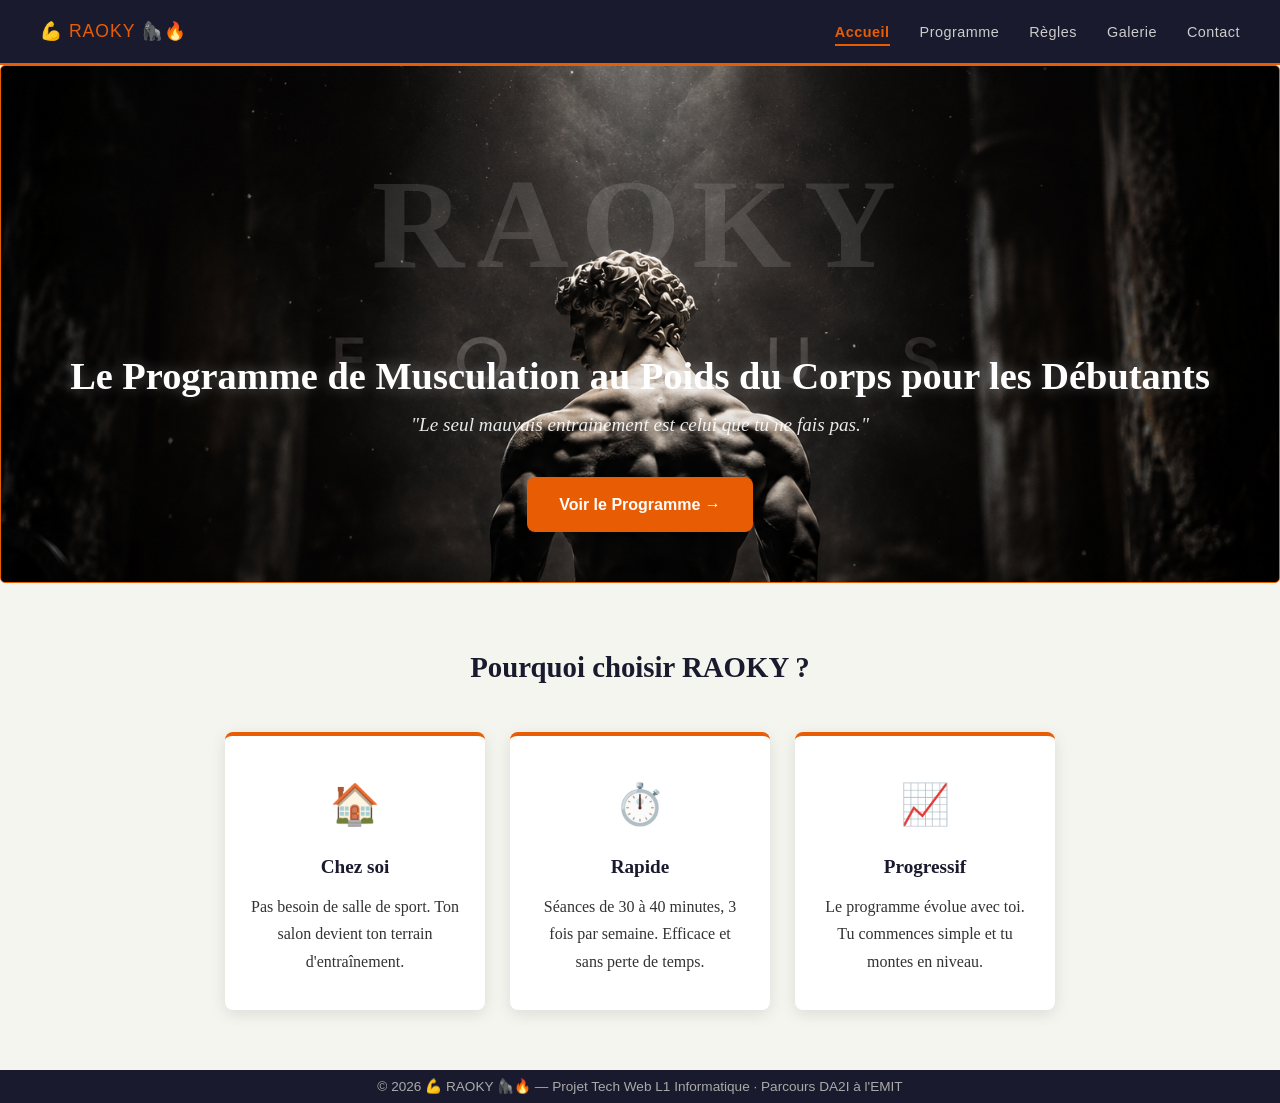
<file: index.html>
<!DOCTYPE html>
<html lang="fr">
<head>
  <meta charset="UTF-8">
  <meta name="viewport" content="width=device-width, initial-scale=1.0">
  <title>RAOKY — Accueil</title>
  <link rel="stylesheet" href="style.css">
</head>
<body>

  <nav>
    <div class="logo">💪 RAOKY 🦍🔥</div>
    <ul>
      <li><a href="index.html" class="actif">Accueil</a></li>
      <li><a href="programme.html">Programme</a></li>
      <li><a href="regles.html">Règles</a></li>
      <li><a href="galerie.html">Galerie</a></li>
      <li><a href="contact.html">Contact</a></li>
    </ul>
  </nav>

  <header class="hero">
    <h1>RAOKY</h1>
    <h2>Le Programme de Musculation au Poids du Corps pour les Débutants</h2>
    <p class="sous-titre">
      "Le seul  mauvais entrainement est celui que tu ne fais pas."
    </p>
    <a href="programme.html" class="bouton">Voir le Programme →</a>
  </header>

  <section class="points-forts">
    <h2>Pourquoi choisir RAOKY ?</h2>
    <div class="cartes">

      <div class="carte">
        <span class="icone">🏠</span>
        <h3>Chez soi</h3>
        <p>Pas besoin de salle de sport. Ton salon devient ton terrain d'entraînement.</p>
      </div>

      <div class="carte">
        <span class="icone">⏱️</span>
        <h3>Rapide</h3>
        <p>Séances de 30 à 40 minutes, 3 fois par semaine. Efficace et sans perte de temps.</p>
      </div>

      <div class="carte">
        <span class="icone">📈</span>
        <h3>Progressif</h3>
        <p>Le programme évolue avec toi. Tu commences simple et tu montes en niveau.</p>
      </div>

    </div>
  </section>

  <footer>
    <p>© 2026 💪 RAOKY 🦍🔥 — Projet Tech Web L1 Informatique · Parcours DA2I à l'EMIT</p>
  </footer>

</body>
</html>
</file>
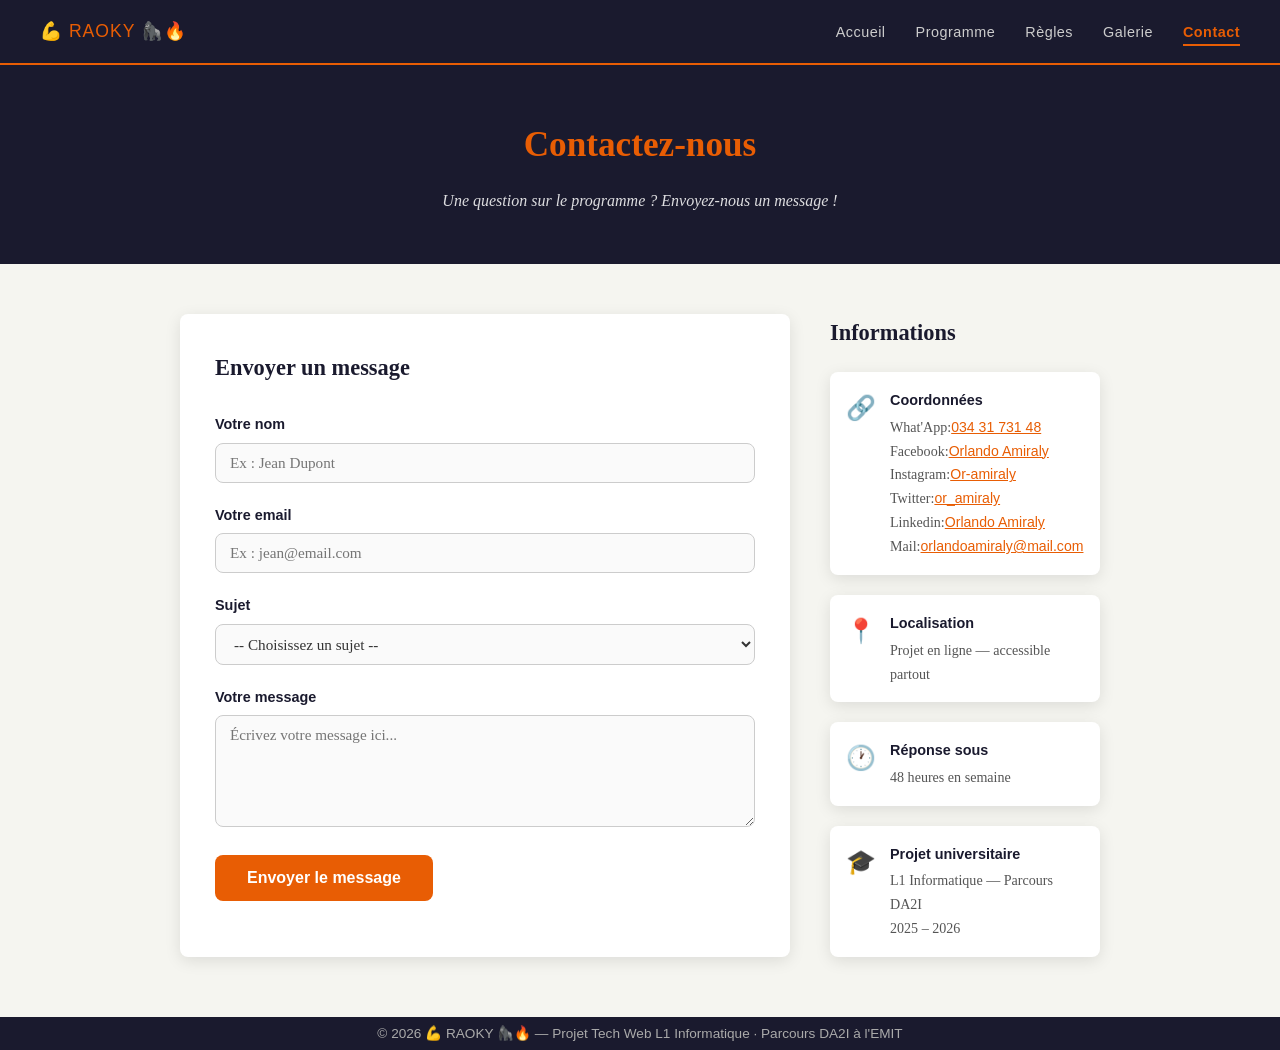
<file: contact.html>
<!DOCTYPE html>
<html lang="fr">
<head>
  <meta charset="UTF-8">
  <meta name="viewport" content="width=device-width, initial-scale=1.0">
  <title>RAOKY — Contact</title>
  <link rel="stylesheet" href="style.css">
</head>
<body>

  <!-- ===== BARRE DE NAVIGATION ===== -->
  <nav>
    <div class="logo">💪 RAOKY 🦍🔥</div>
    <ul>
      <li><a href="index.html">Accueil</a></li>
      <li><a href="programme.html">Programme</a></li>
      <li><a href="regles.html">Règles</a></li>
      <li><a href="galerie.html">Galerie</a></li>
      <li><a href="contact.html" class="actif">Contact</a></li>
    </ul>
  </nav>

  <!-- ===== EN-TÊTE DE PAGE ===== -->
  <div class="entete-page">
    <h1>Contactez-nous</h1>
    <p>Une question sur le programme ? Envoyez-nous un message !</p>
  </div>

  <!-- ===== SECTION CONTACT ===== -->
  <section class="contact-section">

    <!-- Formulaire -->
    <div class="formulaire-bloc">
      <h2>Envoyer un message</h2>

      <!-- NOTE : En L1, le formulaire est statique (pas de traitement serveur) -->
      <form action="#" method="post">

        <div class="champ">
          <label for="nom">Votre nom</label>
          <input type="text" id="nom" name="nom" placeholder="Ex : Jean Dupont">
        </div>

        <div class="champ">
          <label for="email">Votre email</label>
          <input type="email" id="email" name="email" placeholder="Ex : jean@email.com">
        </div>

        <div class="champ">
          <label for="sujet">Sujet</label>
          <select id="sujet" name="sujet">
            <option value="">-- Choisissez un sujet --</option>
            <option value="programme">Question sur le programme</option>
            <option value="progression">Conseils de progression</option>
            <option value="autre">Autre</option>
          </select>
        </div>

        <div class="champ">
          <label for="message">Votre message</label>
          <textarea id="message" name="message" rows="5"
            placeholder="Écrivez votre message ici..."></textarea>
        </div>

        <button type="submit" class="bouton">Envoyer le message</button>

      </form>
    </div>

    <!-- Informations de contact -->
    <div class="infos-contact">
      <h2>Informations</h2>

      <div class="info-item">
        <span class="info-icone">🔗</span>
        <div>
          <strong>Coordonnées</strong>
          <p class="contact-item">What'App:<a href="https://wa.me/261343173148" target="_blank" rel="nooper noreferrer">034 31 731 48 </a></p>
          <p class="contact-item">Facebook:<a href="https://www.facebook.com/orlando.amiral.5" target="_blank" rel="nooper noreferrer">Orlando Amiraly</a></p>
          <p class="contact-item">Instagram:<a href="https://www.instagram.com/or_amiraly/" target="_blank" rel="nooper noreferrer">Or-amiraly</a></p>
          <p class="contact-item">Twitter:<a href="https://x.com/OrAmiraly" target="_blank" rel="nooper noreferrer">or_amiraly</a></p>
          <p class="contact-item">Linkedin:<a href="https://www.linkedin.com/in/orlando-amiraly-64a559398?utm_source=share&utm_campaign=share_via&utm_content=profile&utm_medium=android_app" target="_blank" rel="nooper noreferrer">Orlando Amiraly</a></p>
          <p class="contact-item">Mail:<a href="mailto:orlandoamiraly@mail.com" target="_blank" rel="nooper noreferrer">orlandoamiraly@mail.com</a></p>
        </div>
      </div>

      <div class="info-item">
        <span class="info-icone">📍</span>
        <div>
          <strong>Localisation</strong>
          <p>Projet en ligne — accessible partout</p>
        </div>
      </div>

      <div class="info-item">
        <span class="info-icone">🕐</span>
        <div>
          <strong>Réponse sous</strong>
          <p>48 heures en semaine</p>
        </div>
      </div>

      <div class="info-item">
        <span class="info-icone">🎓</span>
        <div>
          <strong>Projet universitaire</strong>
          <p>L1 Informatique — Parcours DA2I<br>2025 – 2026</p>
        </div>
      </div>

    </div>

  </section>

  <!-- ===== PIED DE PAGE ===== -->
  <footer>
    <p>© 2026 💪 RAOKY 🦍🔥 — Projet Tech Web L1 Informatique · Parcours DA2I à l'EMIT</p>
  </footer>

</body>
</html>
</file>
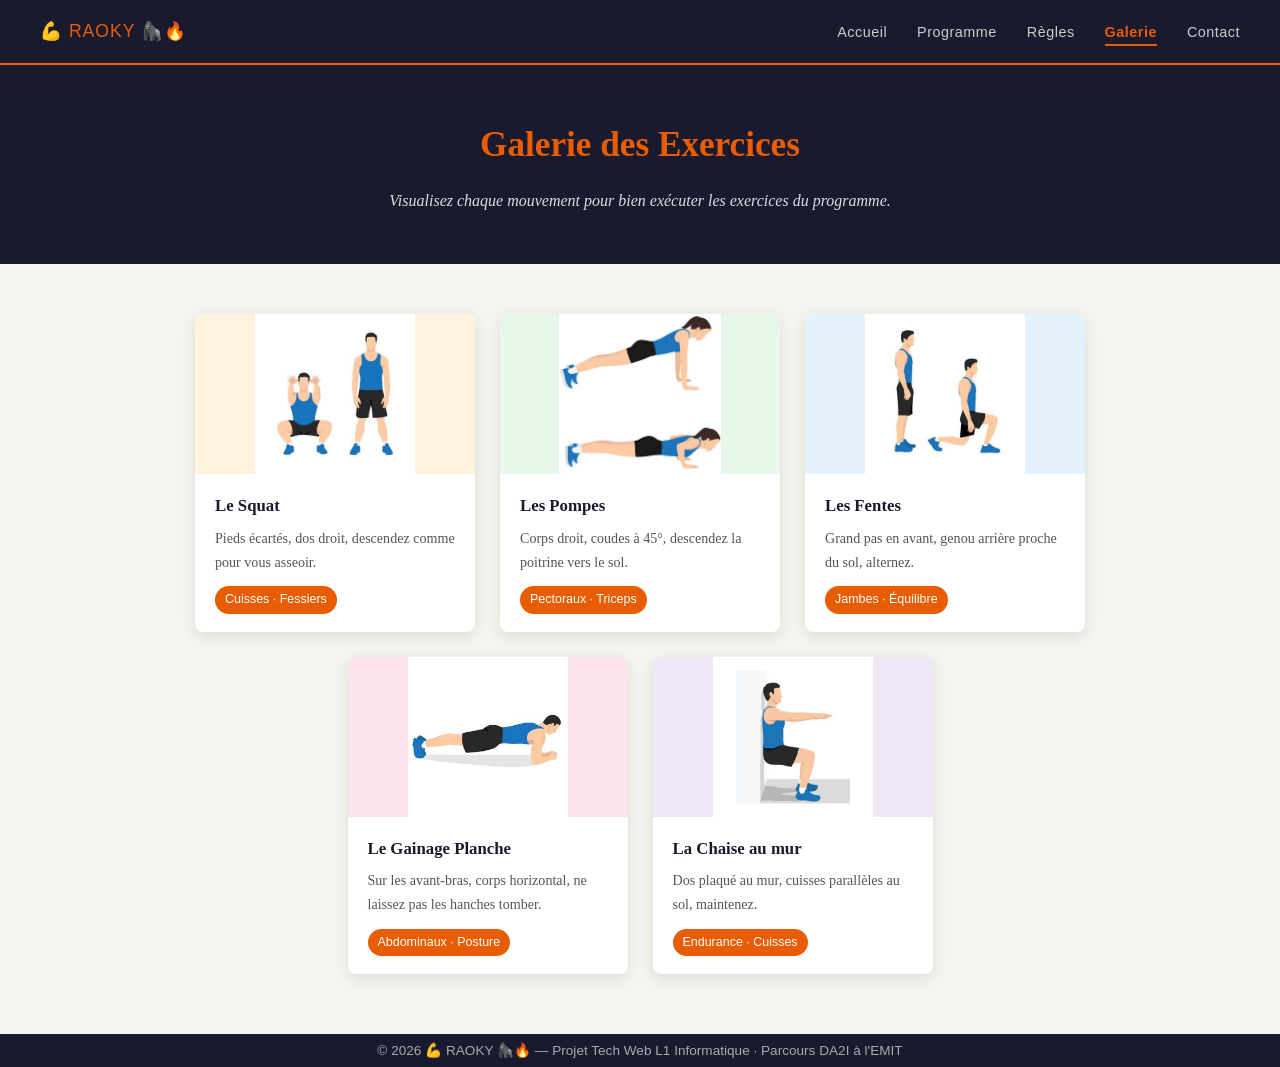
<file: galerie.html>
<!DOCTYPE html>
<html lang="fr">
<head>
  <meta charset="UTF-8">
  <meta name="viewport" content="width=device-width, initial-scale=1.0">
  <title>RAOKY — Galerie</title>
  <link rel="stylesheet" href="style.css">
</head>
<body>

  <!-- ===== BARRE DE NAVIGATION ===== -->
  <nav>
    <div class="logo">💪 RAOKY 🦍🔥</div>
    <ul>
      <li><a href="index.html">Accueil</a></li>
      <li><a href="programme.html">Programme</a></li>
      <li><a href="regles.html">Règles</a></li>
      <li><a href="galerie.html" class="actif">Galerie</a></li>
      <li><a href="contact.html">Contact</a></li>
    </ul>
  </nav>

  <!-- ===== EN-TÊTE DE PAGE ===== -->
  <div class="entete-page">
    <h1>Galerie des Exercices</h1>
    <p>Visualisez chaque mouvement pour bien exécuter les exercices du programme.</p>
  </div>

  <!-- ===== GRILLE GALERIE ===== -->
  <section class="galerie">

    <!-- Carte 1 : Squat -->
    <div class="carte-galerie">
      <div class="illustration squat">
        <img src="f88798d83cfd7883286dd5dbeca2483c.jpg" alt="Illustration Squat" class="illustration squat">
        <div class="silhouette silhouette-squat"></div>
      </div>
      <div class="legende">
        <h3>Le Squat</h3>
        <p>Pieds écartés, dos droit, descendez comme pour vous asseoir.</p>
        <span class="badge">Cuisses · Fessiers</span>
      </div>
    </div>

    <!-- Carte 2 : Pompes -->
    <div class="carte-galerie">
      <div class="illustration pompes">
        <img src="2bb019175c182a8e9f4831965946067e.jpg" alt="Illustration Pompes" class="illustration pompes">
        <div class="silhouette silhouette-pompes"></div>
      </div>
      <div class="legende">
        <h3>Les Pompes</h3>
        <p>Corps droit, coudes à 45°, descendez la poitrine vers le sol.</p>
        <span class="badge">Pectoraux · Triceps</span>
      </div>
    </div>

    <!-- Carte 3 : Fentes -->
    <div class="carte-galerie">
      <div class="illustration fentes">
        <img src="79da230b7a52c6cfcf02e30a695d309b.jpg" alt="Illustration Fentes" class="illustration fentes">
        <div class="silhouette silhouette-fentes"></div>
      </div>
      <div class="legende">
        <h3>Les Fentes</h3>
        <p>Grand pas en avant, genou arrière proche du sol, alternez.</p>
        <span class="badge">Jambes · Équilibre</span>
      </div>
    </div>

    <!-- Carte 4 : Gainage -->
    <div class="carte-galerie">
      <div class="illustration gainage">
        <img src="1b92e6188b6532356b75e0295a6914ce.jpg" alt="Illustration Gainage" class="illustration gainage">
        <div class="silhouette silhouette-gainage"></div>
      </div>
      <div class="legende">
        <h3>Le Gainage Planche</h3>
        <p>Sur les avant-bras, corps horizontal, ne laissez pas les hanches tomber.</p>
        <span class="badge">Abdominaux · Posture</span>
      </div>
    </div>

    <!-- Carte 5 : Chaise -->
    <div class="carte-galerie">
      <div class="illustration chaise">
        <img src="5babbdf20643ac1ecbc1d11789674a7d.jpg" alt="Illustration Chaise" class="illustration chaise">
        <div class="silhouette silhouette-chaise"></div>
      </div>
      <div class="legende">
        <h3>La Chaise au mur</h3>
        <p>Dos plaqué au mur, cuisses parallèles au sol, maintenez.</p>
        <span class="badge">Endurance · Cuisses</span>
      </div>
    </div>

  </section>

  <!-- ===== PIED DE PAGE ===== -->
  <footer>
    <p>© 2026 💪 RAOKY 🦍🔥 — Projet Tech Web L1 Informatique · Parcours DA2I à l'EMIT</p>
  </footer>

</body>
</html>
</file>
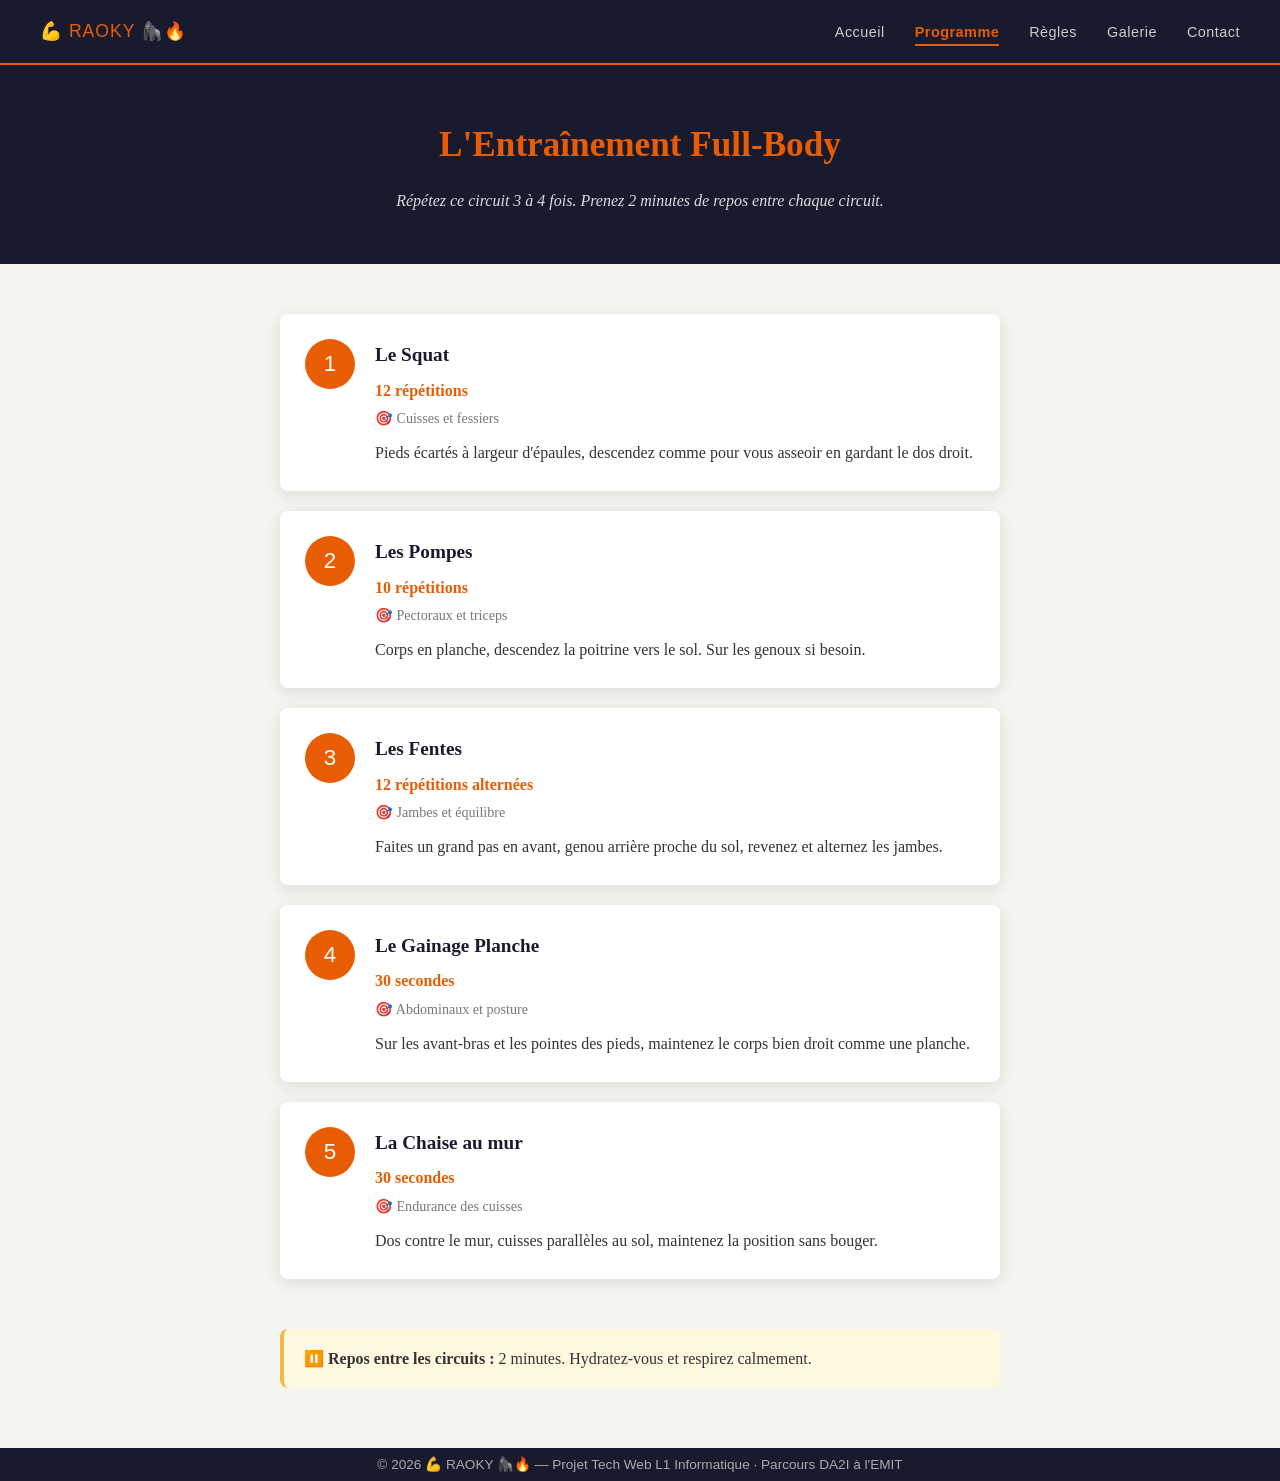
<file: programme.html>
<!DOCTYPE html>
<html lang="fr">
<head>
  <meta charset="UTF-8">
  <meta name="viewport" content="width=device-width, initial-scale=1.0">
  <title>RAOKY — Programme</title>
  <link rel="stylesheet" href="style.css">
</head>
<body>

  <!-- ===== BARRE DE NAVIGATION ===== -->
  <nav>
    <div class="logo">💪 RAOKY 🦍🔥</div>
    <ul>
      <li><a href="index.html">Accueil</a></li>
      <li><a href="programme.html" class="actif">Programme</a></li>
      <li><a href="regles.html">Règles</a></li>
      <li><a href="galerie.html">Galerie</a></li>
      <li><a href="contact.html">Contact</a></li>
    </ul>
  </nav>

  <!-- ===== EN-TÊTE DE PAGE ===== -->
  <div class="entete-page">
    <h1>L'Entraînement Full-Body</h1>
    <p>Répétez ce circuit 3 à 4 fois. Prenez 2 minutes de repos entre chaque circuit.</p>
  </div>

  <!-- ===== SECTION EXERCICES ===== -->
  <section class="exercices">

    <div class="exercice">
      <div class="numero">1</div>
      <div class="details">
        <h3>Le Squat</h3>
        <p class="repetitions">12 répétitions</p>
        <p class="muscles">🎯 Cuisses et fessiers</p>
        <p>Pieds écartés à largeur d'épaules, descendez comme pour vous asseoir en gardant le dos droit.</p>
      </div>
    </div>

    <div class="exercice">
      <div class="numero">2</div>
      <div class="details">
        <h3>Les Pompes</h3>
        <p class="repetitions">10 répétitions</p>
        <p class="muscles">🎯 Pectoraux et triceps</p>
        <p>Corps en planche, descendez la poitrine vers le sol. Sur les genoux si besoin.</p>
      </div>
    </div>

    <div class="exercice">
      <div class="numero">3</div>
      <div class="details">
        <h3>Les Fentes</h3>
        <p class="repetitions">12 répétitions alternées</p>
        <p class="muscles">🎯 Jambes et équilibre</p>
        <p>Faites un grand pas en avant, genou arrière proche du sol, revenez et alternez les jambes.</p>
      </div>
    </div>

    <div class="exercice">
      <div class="numero">4</div>
      <div class="details">
        <h3>Le Gainage Planche</h3>
        <p class="repetitions">30 secondes</p>
        <p class="muscles">🎯 Abdominaux et posture</p>
        <p>Sur les avant-bras et les pointes des pieds, maintenez le corps bien droit comme une planche.</p>
      </div>
    </div>

    <div class="exercice">
      <div class="numero">5</div>
      <div class="details">
        <h3>La Chaise au mur</h3>
        <p class="repetitions">30 secondes</p>
        <p class="muscles">🎯 Endurance des cuisses</p>
        <p>Dos contre le mur, cuisses parallèles au sol, maintenez la position sans bouger.</p>
      </div>
    </div>

  </section>

  <!-- ===== ENCADRÉ REPOS ===== -->
  <section class="encadre-info">
    <p>⏸️ <strong>Repos entre les circuits :</strong> 2 minutes. Hydratez-vous et respirez calmement.</p>
  </section>

  <!-- ===== PIED DE PAGE ===== -->
  <footer>
    <p>© 2026 💪 RAOKY 🦍🔥 — Projet Tech Web L1 Informatique · Parcours DA2I à l'EMIT</p>
  </footer>

</body>
</html>
</file>
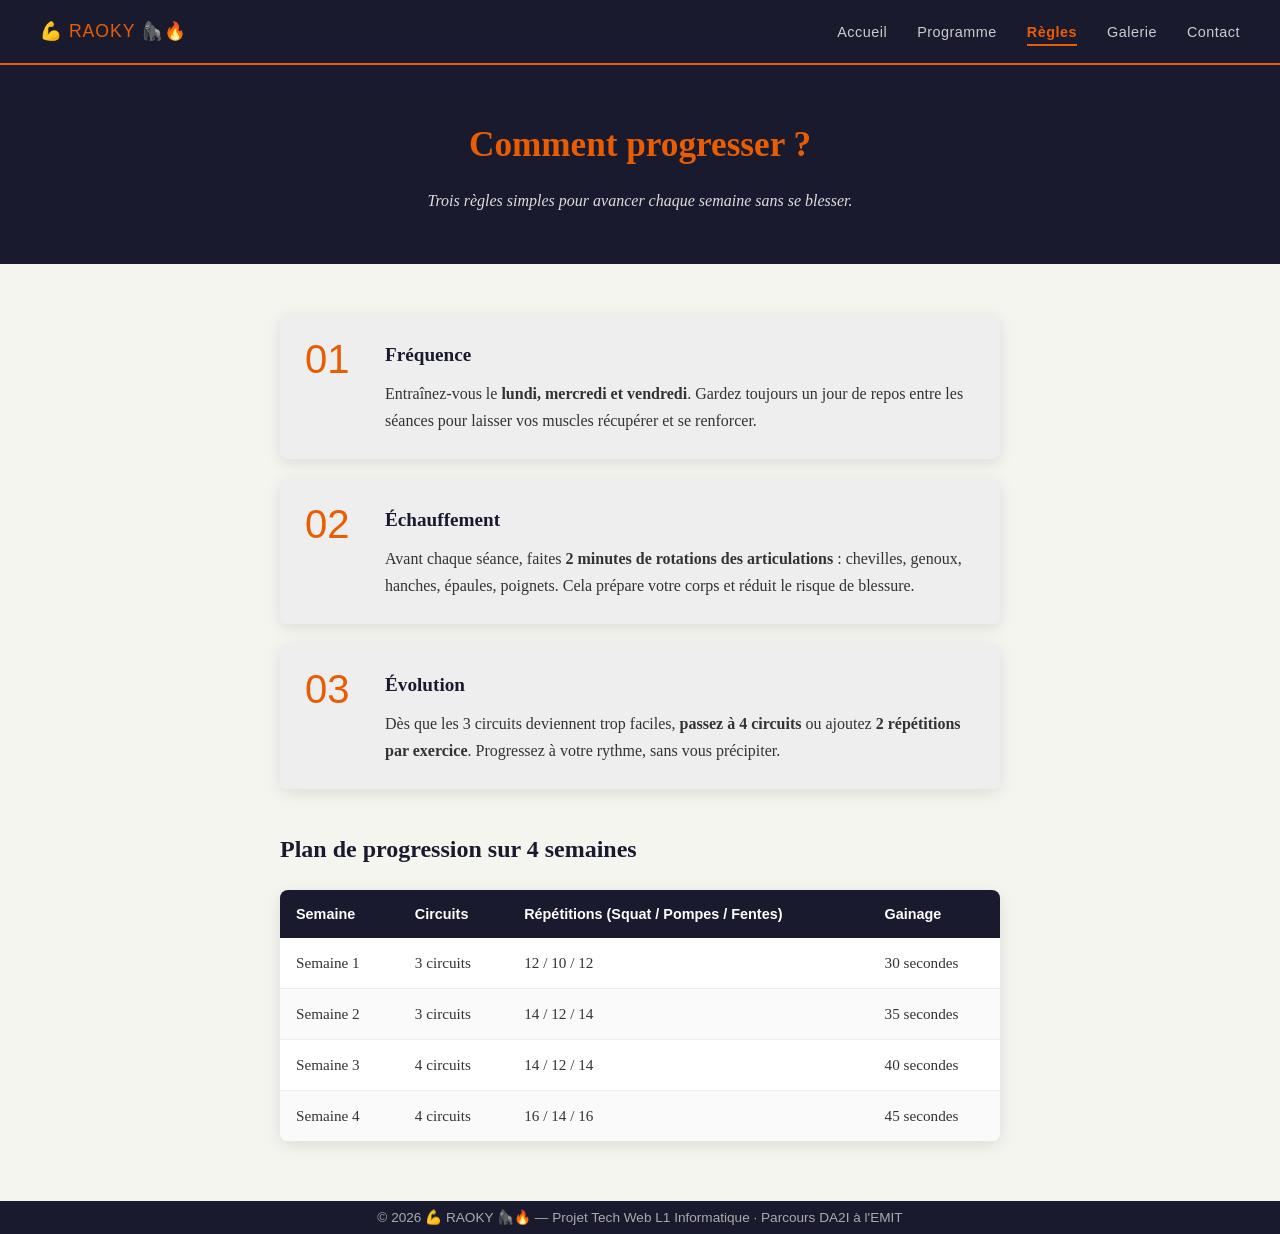
<file: regles.html>
<!DOCTYPE html>
<html lang="fr">
<head>
  <meta charset="UTF-8">
  <meta name="viewport" content="width=device-width, initial-scale=1.0">
  <title>RAOKY — Les Règles</title>
  <link rel="stylesheet" href="style.css">
</head>
<body>

  <!-- ===== BARRE DE NAVIGATION ===== -->
  <nav>
    <div class="logo">💪 RAOKY 🦍🔥</div>
    <ul>
      <li><a href="index.html">Accueil</a></li>
      <li><a href="programme.html">Programme</a></li>
      <li><a href="regles.html" class="actif">Règles</a></li>
      <li><a href="galerie.html">Galerie</a></li>
      <li><a href="contact.html">Contact</a></li>
    </ul>
  </nav>

  <!-- ===== EN-TÊTE DE PAGE ===== -->
  <div class="entete-page">
    <h1>Comment progresser ?</h1>
    <p>Trois règles simples pour avancer chaque semaine sans se blesser.</p>
  </div>

  <!-- ===== LES TROIS RÈGLES ===== -->
  <section class="regles">

    <div class="regle">
      <div class="regle-numero">01</div>
      <div class="regle-contenu">
        <h3>Fréquence</h3>
        <p>
          Entraînez-vous le <strong>lundi, mercredi et vendredi</strong>.
          Gardez toujours un jour de repos entre les séances pour laisser
          vos muscles récupérer et se renforcer.
        </p>
      </div>
    </div>

    <div class="regle">
      <div class="regle-numero">02</div>
      <div class="regle-contenu">
        <h3>Échauffement</h3>
        <p>
          Avant chaque séance, faites <strong>2 minutes de rotations des articulations</strong> :
          chevilles, genoux, hanches, épaules, poignets. Cela prépare votre corps
          et réduit le risque de blessure.
        </p>
      </div>
    </div>

    <div class="regle">
      <div class="regle-numero">03</div>
      <div class="regle-contenu">
        <h3>Évolution</h3>
        <p>
          Dès que les 3 circuits deviennent trop faciles,
          <strong>passez à 4 circuits</strong> ou ajoutez
          <strong>2 répétitions par exercice</strong>.
          Progressez à votre rythme, sans vous précipiter.
        </p>
      </div>
    </div>

  </section>

  <!-- ===== TABLEAU DES SEMAINES ===== -->
  <section class="tableau-section">
    <h2>Plan de progression sur 4 semaines</h2>
    <table>
      <thead>
        <tr>
          <th>Semaine</th>
          <th>Circuits</th>
          <th>Répétitions (Squat / Pompes / Fentes)</th>
          <th>Gainage</th>
        </tr>
      </thead>
      <tbody>
        <tr>
          <td>Semaine 1</td>
          <td>3 circuits</td>
          <td>12 / 10 / 12</td>
          <td>30 secondes</td>
        </tr>
        <tr>
          <td>Semaine 2</td>
          <td>3 circuits</td>
          <td>14 / 12 / 14</td>
          <td>35 secondes</td>
        </tr>
        <tr>
          <td>Semaine 3</td>
          <td>4 circuits</td>
          <td>14 / 12 / 14</td>
          <td>40 secondes</td>
        </tr>
        <tr>
          <td>Semaine 4</td>
          <td>4 circuits</td>
          <td>16 / 14 / 16</td>
          <td>45 secondes</td>
        </tr>
      </tbody>
    </table>
  </section>

  <!-- ===== PIED DE PAGE ===== -->
  <footer>
    <p>© 2026 💪 RAOKY 🦍🔥 — Projet Tech Web L1 Informatique · Parcours DA2I à l'EMIT</p>
  </footer>

</body>
</html>
</file>
<file: style.css>
:root {
  --couleur-principale : #e85d04;   /* Orange dynamique */
  --couleur-foncee     : #1a1a2e;   /* Bleu nuit (fond nav/footer) */
  --couleur-sombre     : #16213e;   /* Fond hero */
  --couleur-texte      : #333333;   /* Texte courant */
  --couleur-fond       : #f5f5f0;   /* Fond de page */
  --couleur-blanc      : #ffffff;
  --couleur-gris-clair : #eeeeee;
  --rayon-bord         : 8px;
  --ombre              : 0 4px 16px rgba(0, 0, 0, 0.10);
}

/* ─────────────────────────────────────────────────────
   2. RESET ET BASE
   ───────────────────────────────────────────────────── */
* {
  margin: 0;
  padding: 0;
  box-sizing: border-box;
}

body {
  font-family: Georgia, "Times New Roman", serif;
  background-color: var(--couleur-fond);
  color: var(--couleur-texte);
  line-height: 1.7;
}

/* ─────────────────────────────────────────────────────
   3. NAVIGATION
   ───────────────────────────────────────────────────── */
nav {
  background-color: var(--couleur-foncee);
  display: flex;
  align-items: center;
  justify-content: space-between;
  padding: 0 40px;
  height: 65px;
  position: sticky;       /* La nav reste visible en scrollant */
  top: 0;
  z-index: 100;
  border-bottom: 2px solid var(--couleur-principale);
}

.logo {
  color: var(--couleur-principale);
  font-family: Arial Black, sans-serif;
  font-size: 1.1rem;
  letter-spacing: 1px;
}

nav ul {
  list-style: none;   /* Supprime les puces */
  display: flex;
  gap: 30px;
}

nav ul li a {
  color: #cccccc;
  text-decoration: none;
  font-family: Arial, sans-serif;
  font-size: 0.9rem;
  letter-spacing: 0.5px;
  padding-bottom: 4px;
  border-bottom: 2px solid transparent;   /* Soulignage invisible par défaut */
}

/* Lien survolé */
nav ul li a:hover {
  color: var(--couleur-blanc);
  border-bottom-color: var(--couleur-principale);
}

/* Lien de la page en cours */
nav ul li a.actif {
  color: var(--couleur-principale);
  border-bottom-color: var(--couleur-principale);
  font-weight: bold;
}

/* ─────────────────────────────────────────────────────
   4. HERO (grande bannière de la page d'accueil)
   ───────────────────────────────────────────────────── */
.hero {
  background-image: url("imagechatgpt.png");
  background-size: cover;
  background-position: center;
  text-align: center;
  padding: 50px 30px 50px;
  border: 1px solid var(--couleur-principale);
  border-radius: 5px;
}

.hero h1 {
    font-size: clamp(3rem, 10vw, 8rem);
    font-weight: 900;
    letter-spacing: 12px;
    text-transform: uppercase;
    color: rgba(255,255,255,0.12);
}
.hero h2 {
    font-size: clamp(1.5rem, 3vw, 2.5rem);
    font-weight: 700;
    margin-top: 10px;
    text-shadow: 0 0 15px rgba(255,255,255,0.3);
    color: var(--couleur-blanc);
}


.sous-titre {
  font-size: 1.2rem;
  max-width: 600px;
  margin: 0 auto 35px;
  opacity: 0.9;
  font-style: italic; 
  color: var(--couleur-blanc);
}

/* ─────────────────────────────────────────────────────
   5. BOUTON PRINCIPAL
   ───────────────────────────────────────────────────── */
.bouton {
  display: inline-block;
  background-color: var(--couleur-principale);
  color: var(--couleur-blanc);
  text-decoration: none;
  padding: 14px 32px;
  border-radius: var(--rayon-bord);
  font-family: Arial, sans-serif;
  font-weight: bold;
  font-size: 1rem;
  border: none;
  cursor: pointer;
}

.bouton:hover {
  background-color: #bf4500;   /* Orange plus foncé au survol */
}

/* ─────────────────────────────────────────────────────
   6. SECTION POINTS FORTS (Accueil)
   ───────────────────────────────────────────────────── */
.points-forts {
  padding: 60px 40px;
  text-align: center;
}

.points-forts h2 {
  font-size: 1.8rem;
  margin-bottom: 40px;
  color: var(--couleur-foncee);
}

/* Disposition en ligne des 3 cartes */
.cartes {
  display: flex;
  gap: 25px;
  justify-content: center;
  flex-wrap: wrap;   /* Les cartes passent à la ligne sur petit écran */
}

.carte {
  background-color: var(--couleur-blanc);
  border-radius: var(--rayon-bord);
  box-shadow: var(--ombre);
  padding: 35px 25px;
  width: 260px;
  border-top: 4px solid var(--couleur-principale);
}

.carte .icone {
  font-size: 2.5rem;
  display: block;
  margin-bottom: 12px;
}

.carte h3 {
  font-size: 1.2rem;
  margin-bottom: 10px;
  color: var(--couleur-foncee);
}

/* ─────────────────────────────────────────────────────
   7. EN-TÊTE DES PAGES INTERNES
   ───────────────────────────────────────────────────── */
.entete-page {
  background-color: var(--couleur-foncee);
  color: var(--couleur-blanc);
  text-align: center;
  padding: 50px 40px;
}

.entete-page h1 {
  font-size: 2.2rem;
  color: var(--couleur-principale);
  margin-bottom: 12px;
}

.entete-page p {
  font-style: italic;
  opacity: 0.85;
  max-width: 600px;
  margin: 0 auto;
}

/* ─────────────────────────────────────────────────────
   8. SECTION EXERCICES (Programme)
   ───────────────────────────────────────────────────── */
.exercices {
  max-width: 760px;
  margin: 50px auto;
  padding: 0 20px;
  display: flex;
  flex-direction: column;
  gap: 20px;
}

.exercice {
  background-color: var(--couleur-blanc);
  border-radius: var(--rayon-bord);
  box-shadow: var(--ombre);
  display: flex;
  align-items: flex-start;
  gap: 20px;
  padding: 25px;
}

.numero {
  background-color: var(--couleur-principale);
  color: var(--couleur-blanc);
  font-family: Arial Black, sans-serif;
  font-size: 1.4rem;
  width: 50px;
  height: 50px;
  border-radius: 50%;          /* Cercle parfait */
  display: flex;
  align-items: center;
  justify-content: center;
  flex-shrink: 0;              /* Ne se rétrécit pas */
}

.details h3 {
  font-size: 1.2rem;
  color: var(--couleur-foncee);
  margin-bottom: 5px;
}

.repetitions {
  font-weight: bold;
  color: var(--couleur-principale);
  margin-bottom: 3px;
}

.muscles {
  font-size: 0.88rem;
  color: #777;
  margin-bottom: 8px;
}

/* Encadré informatif */
.encadre-info {
  max-width: 760px;
  margin: 0 auto 60px;
  padding: 0 20px;
}

.encadre-info p {
  background-color: #fff8e1;
  border-left: 4px solid #f4b942;
  padding: 16px 20px;
  border-radius: var(--rayon-bord);
}

/* ─────────────────────────────────────────────────────
   9. SECTION RÈGLES
   ───────────────────────────────────────────────────── */
.regles {
  max-width: 760px;
  margin: 50px auto 40px;
  padding: 0 20px;
  display: flex;
  flex-direction: column;
  gap: 20px;
}

.regle {
  background-color: var(--couleur-gris-clair);
  border-radius: var(--rayon-bord);
  box-shadow: var(--ombre);
  display: flex;
  gap: 25px;
  padding: 25px;
  align-items: flex-start;
}

.regle-numero {
  font-family: Arial Black, sans-serif;
  font-size: 2.5rem;
  color: VAR(--couleur-principale);
  line-height: 1;
  flex-shrink: 0;
  width: 55px;
}

.regle-contenu h3 {
  font-size: 1.2rem;
  color: var(--couleur-foncee);
  margin-bottom: 8px;
}

/* Tableau de progression */
.tableau-section {
  max-width: 760px;
  margin: 0 auto 60px;
  padding: 0 20px;
}

.tableau-section h2 {
  font-size: 1.5rem;
  margin-bottom: 20px;
  color: var(--couleur-foncee);
}

table {
  width: 100%;
  border-collapse: collapse;   /* Fusionne les bordures */
  background-color: var(--couleur-blanc);
  box-shadow: var(--ombre);
  border-radius: var(--rayon-bord);
  overflow: hidden;
}

th {
  background-color: var(--couleur-foncee);
  color: var(--couleur-blanc);
  padding: 12px 16px;
  text-align: left;
  font-family: Arial, sans-serif;
  font-size: 0.9rem;
}

td {
  padding: 12px 16px;
  border-bottom: 1px solid var(--couleur-gris-clair);
  font-size: 0.95rem;
}

/* Alternance de couleurs dans le tableau (zebra striping) */
tr:nth-child(even) td {
  background-color: #fafafa;
}

tr:last-child td {
  border-bottom: none;
}

/* ─────────────────────────────────────────────────────
   10. GALERIE
   ───────────────────────────────────────────────────── */
.galerie {
  display: flex;
  flex-wrap: wrap;
  gap: 25px;
  justify-content: center;
  max-width: 1000px;
  margin: 50px auto 60px;
  padding: 0 20px;
}

.carte-galerie {
  background-color: var(--couleur-blanc);
  border-radius: var(--rayon-bord);
  box-shadow: var(--ombre);
  width: 280px;
  overflow: hidden;
}

/* Zone illustration colorée */
.illustration {
  height: 160px;
  display: flex;
  align-items: center;
  justify-content: center;
  font-size: 5rem;    /* Grand emoji comme illustration */
}

/* Couleurs différentes pour chaque exercice */
.squat   { background-color: #fff3e0; }
.pompes  { background-color: #e8f5e9; }
.fentes  { background-color: #e3f2fd; }
.gainage { background-color: #fce4ec; }
.chaise  { background-color: #ede7f6; }

/* Silhouettes simplifiées en CSS pur */


/* Tête commune à toutes les silhouettes */
.silhouette::before {
  content: "";
  position: absolute;
  width: 22px;
  height: 22px;
  background-color: var(--couleur-foncee);
  border-radius: 50%;
  top: 0;
  left: 50%;
  transform: translateX(-50%);
  opacity: 0.7;
}

/* Corps */
.silhouette::after {
  content: "";
  position: absolute;
  width: 14px;
  height: 45px;
  background-color: var(--couleur-foncee);
  border-radius: 4px;
  top: 26px;
  left: 50%;
  transform: translateX(-50%);
  opacity: 0.5;
}

.legende {
  padding: 18px 20px;
}

.legende h3 {
  font-size: 1.05rem;
  color: var(--couleur-foncee);
  margin-bottom: 6px;
}

.legende p {
  font-size: 0.88rem;
  color: #555;
  margin-bottom: 10px;
}

.badge {
  display: inline-block;
  background-color: var(--couleur-principale);
  color: var(--couleur-blanc);
  font-size: 0.78rem;
  padding: 3px 10px;
  border-radius: 20px;
  font-family: Arial, sans-serif;
}

/* ─────────────────────────────────────────────────────
   11. SECTION CONTACT
   ───────────────────────────────────────────────────── */
.contact-section {
  max-width: 960px;
  margin: 50px auto 60px;
  padding: 0 20px;
  display: flex;
  gap: 40px;
  flex-wrap: wrap;
}

.formulaire-bloc {
  flex: 2;
  background-color: var(--couleur-blanc);
  border-radius: var(--rayon-bord);
  box-shadow: var(--ombre);
  padding: 35px;
  min-width: 280px;
}

.formulaire-bloc h2 {
  font-size: 1.4rem;
  color: var(--couleur-foncee);
  margin-bottom: 25px;
}

/* Chaque champ du formulaire */
.champ {
  margin-bottom: 20px;
}

.champ label {
  display: block;
  font-family: Arial, sans-serif;
  font-size: 0.9rem;
  font-weight: bold;
  margin-bottom: 6px;
  color: var(--couleur-foncee);
}

/* Styles communs : input, select, textarea */
.champ input,
.champ select,
.champ textarea {
  width: 100%;
  padding: 10px 14px;
  border: 1px solid #ccc;
  border-radius: var(--rayon-bord);
  font-family: Georgia, serif;
  font-size: 0.95rem;
  background-color: #fafafa;
  color: var(--couleur-texte);
}

.champ input:focus,
.champ select:focus,
.champ textarea:focus {
  outline: none;
  border-color: var(--couleur-principale);
}

/* Informations de contact */
.infos-contact {
  flex: 1;
  min-width: 220px;
  display: flex;
  flex-direction: column;
  gap: 20px;
}

.infos-contact h2 {
  font-size: 1.4rem;
  color: var(--couleur-foncee);
}

.info-item {
  display: flex;
  align-items: flex-start;
  gap: 14px;
  background-color: var(--couleur-blanc);
  padding: 16px;
  border-radius: var(--rayon-bord);
  box-shadow: var(--ombre);
}

.info-icone {
  font-size: 1.5rem;
  flex-shrink: 0;
}

.info-item strong {
  display: block;
  font-family: Arial, sans-serif;
  font-size: 0.9rem;
  color: var(--couleur-foncee);
  margin-bottom: 3px;
}

.info-item p {
  font-size: 0.88rem;
  color: #555;
}

.contact-item a {
  text-decoration: pixelated underline;
  font-family: Arial, sans-serif;
  color: var(--couleur-principale);

}

/* ─────────────────────────────────────────────────────
   12. PIED DE PAGE
   ───────────────────────────────────────────────────── */
footer {
  background-color: var(--couleur-foncee);
  color: #aaaaaa;
  text-align: center;
  padding: 5px 50px;
  font-family: Arial, sans-serif;
  font-size: 0.85rem;
}

/* Ce bloc s'applique UNIQUEMENT si l'écran fait moins de 768px */
@media (max-width: 768px) {
    nav {
        flex-direction: column;
        height: auto;
        padding: 15px;
        gap: 10px;
    }
    .hero h1 {
        font-size: 2rem;   /* Plus petit sur mobile */
    }
}
</file>
